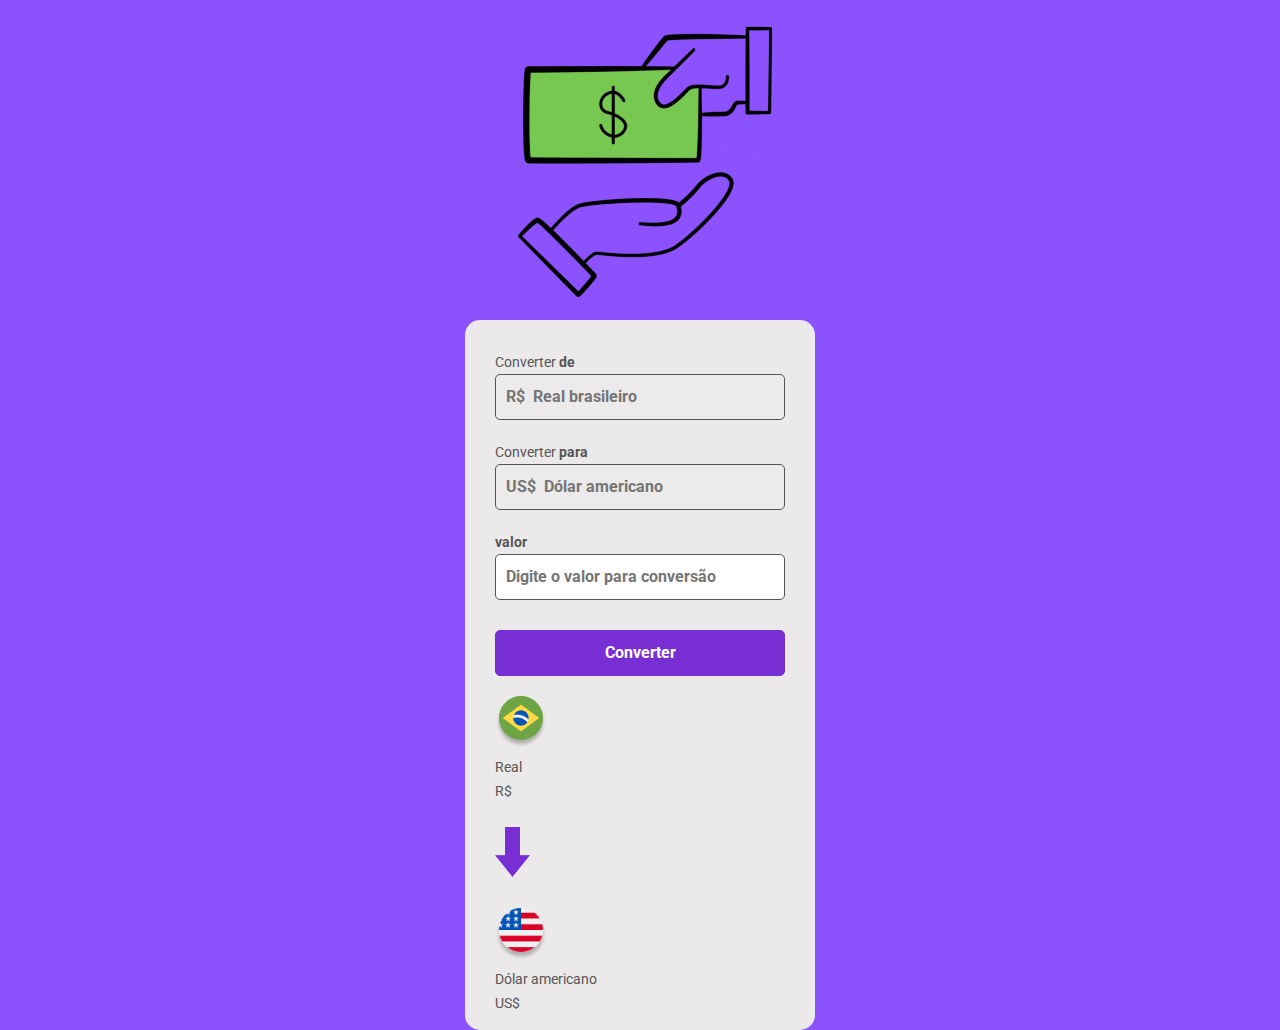
<file: Conversor/index.html>
<!DOCTYPE html>
<html lang="pt-br">
<head>
    <meta charset="UTF-8">
    <meta name="viewport" content="width=device-width, initial-scale=1.0">
    <link rel="stylesheet" href="style.css">
    <link rel="preconnect" href="https://fonts.googleapis.com">
<link rel="preconnect" href="https://fonts.gstatic.com" crossorigin>
<link href="https://fonts.googleapis.com/css2?family=Oswald:wght@400;700&family=Roboto:wght@400;700&display=swap" rel="stylesheet">
    <title>Convert Money</title>
</head>
<body>
    <div class="img-principal-div">
        <img class="img-principal" src="./assets/Logo_conversor_de_moedas.png" alt="conversor de moeda">
    </div>
    
    <main>
        <p>Converter <strong class="strong">de</strong></p>
        <input type="text" id="valorEmReal" placeholder="R$  Real brasileiro" disabled>
        <br>

        <label for="moedaParaConversao">Converter <strong class="strong">para</strong></label>
        <br>
        <input type="text" id="moedaParaConversao" placeholder="US$  Dólar americano" disabled>

        <p><strong class="strong">valor</strong></p>
        <input type="number" id="valorParaConversao" placeholder="Digite o valor para conversão">
        <br>
        
        <button onclick="cliqueiNoBotao()">Converter</button>

        <div class="img-moedas">
            <img src="./assets/Moeda_Brasil.png" alt="Moeda brasileira">
            <p>Real</p>
            <p>R$<span id="valorVariavelInicial"></span></p>
            <br>
            <img src="./assets/Vector.png" alt="">
            <br>
            <br>
            <img src="./assets/Moeda_Dolar.png" alt="Moeda americana">
            <p>Dólar americano</p>
            <p>US$<span id="valorVariavelFinal"></span></p>
        </div>
    </main>
</body>
<script src="./script.js"></script>
</html>
</file>
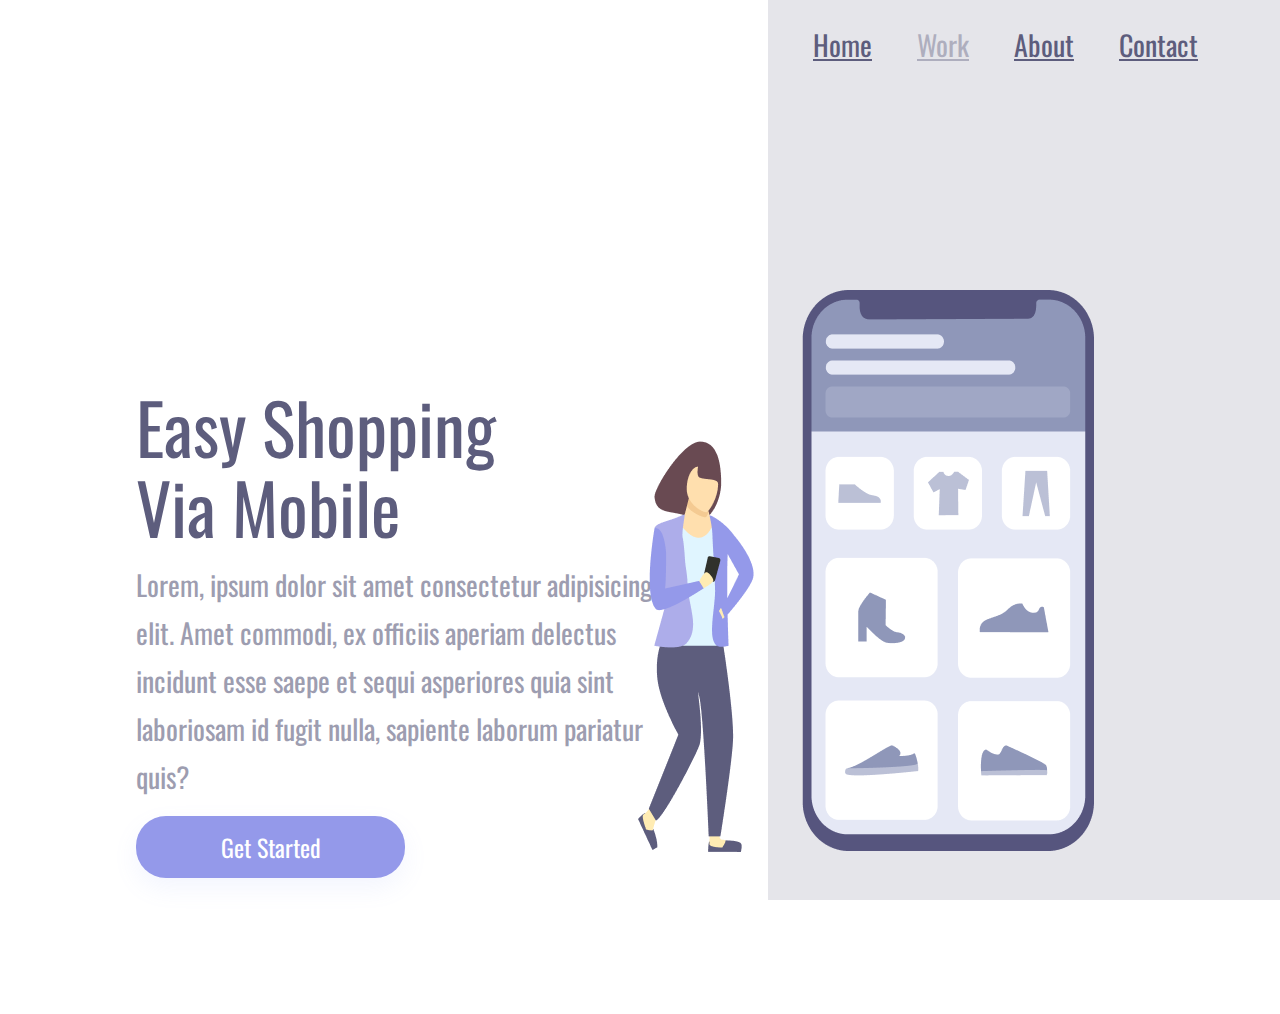
<file: Easy_Shopping/index.html>
<!DOCTYPE html>
<html lang="pt-br">
<head>
    <meta charset="UTF-8">
    <meta name="viewport" content="width=device-width, initial-scale=1.0">
    <link rel="stylesheet" href="style.css">
    <link rel="preconnect" href="https://fonts.googleapis.com">
    <link rel="preconnect" href="https://fonts.gstatic.com" crossorigin>
    <link href="https://fonts.googleapis.com/css2?family=Oswald:wght@400&display=swap" rel="stylesheet">
    <title>Easy Shopping</title>
</head>
<body>
    <div class="wrapper">
        <section class="container-left">
            <h1>Easy Shopping Via Mobile</h1>
            <p>Lorem, ipsum dolor sit amet consectetur adipisicing elit. Amet commodi, ex officiis aperiam delectus incidunt esse saepe et sequi asperiores quia sint laboriosam id fugit nulla, sapiente laborum pariatur quis?</p>
            <button>Get Started</button>
        </section>
        <section class="container-rigth">
            <header>
                <a href="#">Home</a>
                <a href="#">Work</a>
                <a href="#">About</a>
                <a href="#">Contact</a>
            </header>
            <img src="./assets/Illustration-3-3.png" alt="Easy Shopping">
        </section>
    </div>
</body>
</html>
</file>
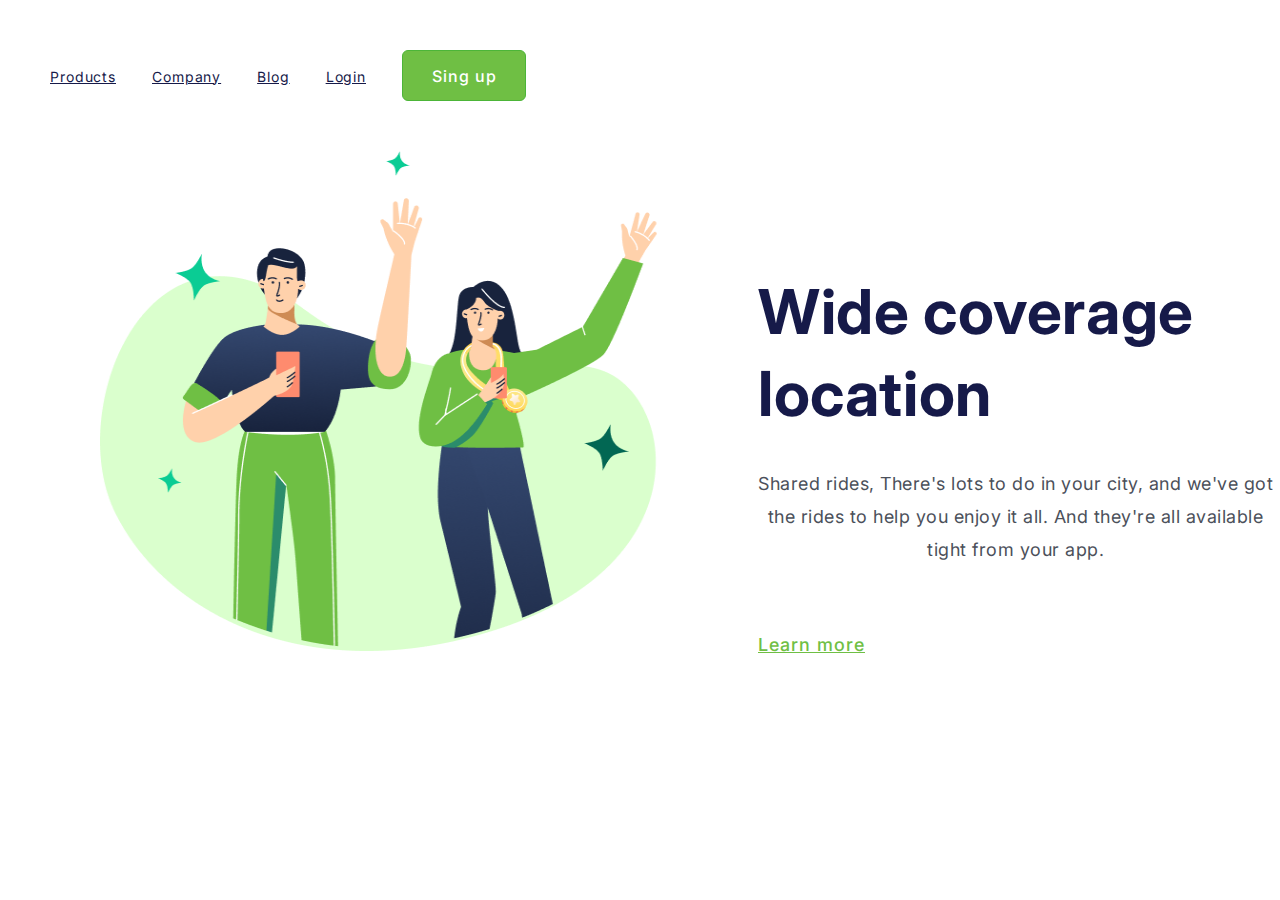
<file: Positive/index.html>
<!DOCTYPE html>
<html lang="pt-br">
<head>
    <meta charset="UTF-8">
    <meta name="viewport" content="width=device-width, initial-scale=1.0">
    <link rel="stylesheet" href="style.css">
    <link rel="preconnect" href="https://fonts.googleapis.com">
    <link rel="preconnect" href="https://fonts.gstatic.com" crossorigin>
    <link href="https://fonts.googleapis.com/css2?family=Inter:wght@400;500;700&family=Montserrat:wght@400;500;700&display=swap" rel="stylesheet">
    <title>Positive</title>
</head>
<body>
    <header>
        <a class="link-header" href="#">Products</a>
        <a class="link-header" href="#">Company</a>
        <a class="link-header" href="#">Blog</a>
        <a class="link-header" href="#">Login</a>
        <button class="button-header">Sing up</button>
    </header>
    <img src="./assets/(Positive) Congratulation.png" alt="Congratulation" class="logo-image">
    <section>
        <h1>Wide coverage location</h1>
        <p>Shared rides, There's lots to do in your city, and we've got the rides to help you enjoy it all. And they're all available tight from your app.</p>
        <a class="link-section" href="#">Learn more</a>
    </section>
</body>
</html>
</file>
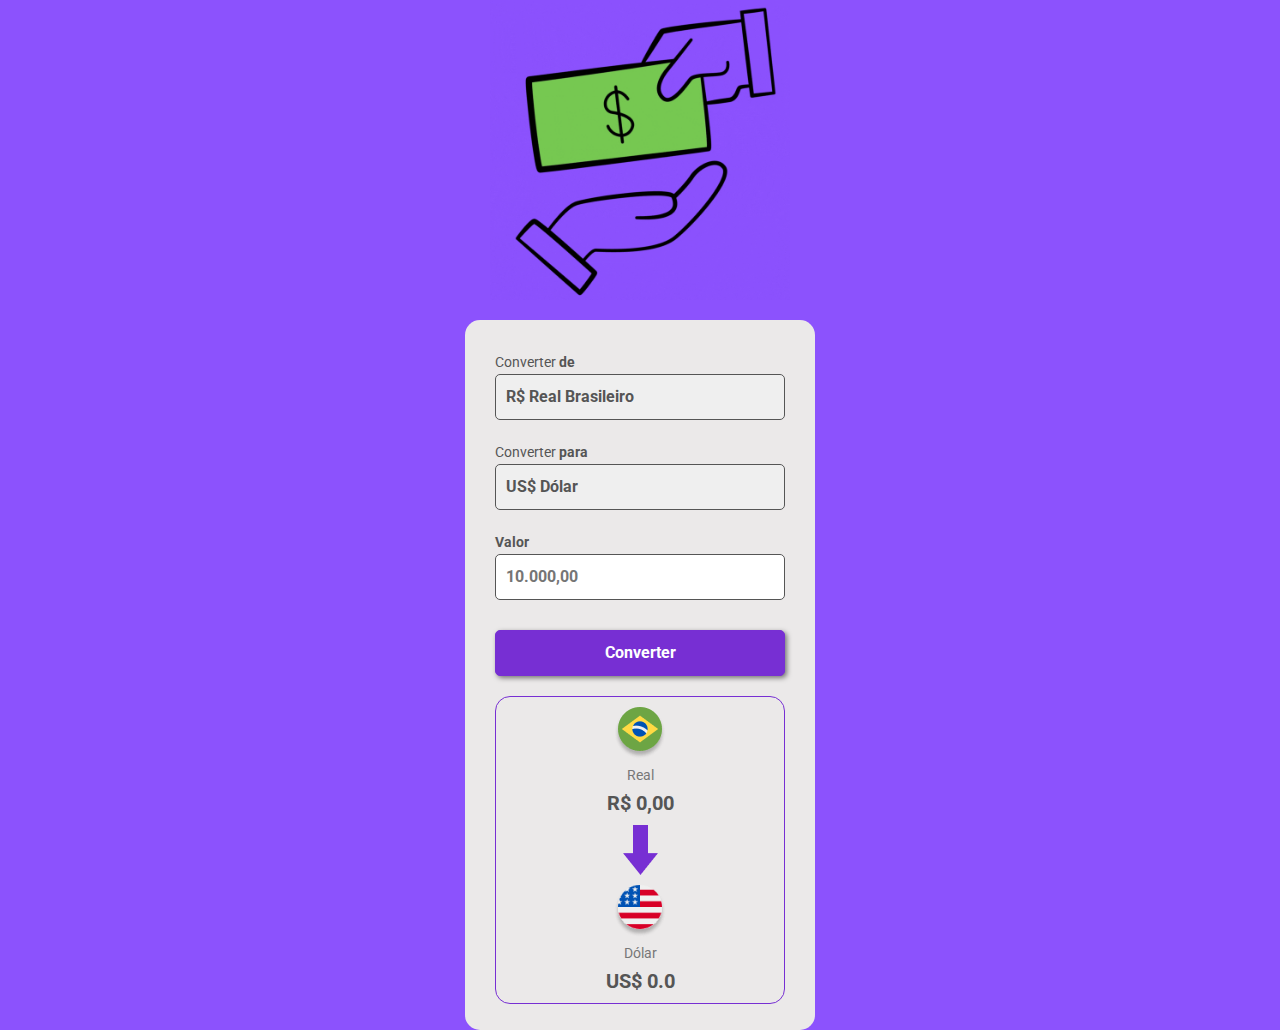
<file: Projeto_Conversor/index.html>
<!DOCTYPE html>
<html lang="pt-br">
<head>
    <meta charset="UTF-8">
    <meta name="viewport" content="width=device-width, initial-scale=1.0">
    <link rel="stylesheet" href="style.css">
    <link rel="preconnect" href="https://fonts.googleapis.com">
<link rel="preconnect" href="https://fonts.gstatic.com" crossorigin>
<link href="https://fonts.googleapis.com/css2?family=Roboto:wght@400;700&display=swap" rel="stylesheet">
    <title>Convert Money</title>
</head>
<body>
    <img class="img-principal" src="./assets/logo.gif.gif" alt="conversor de moeda">
    
    <main>
        <label>
            <p>Converter <b>de</b></p>
            <select name="select" class="currency-select-first">
                <option value="real">R$ Real Brasileiro</option>
                <option value="dolar">US$ Dólar</option>
                <option value="euro">€ Euro</option>
                <option value="libra">£ Libra</option>
                <option value="bitcoin">₿ Bitcoin</option>
            </select>
        </label>

        <label for="list">Converter <b>para</b>

            <select name="select" class="currency-select-second">
                <option value="dolar">US$ Dólar</option>
                <option value="real">R$ Real Brasileiro</option>
                <option value="euro">€ Euro</option>
                <option value="libra">£ Libra</option>
                <option value="bitcoin">₿ Bitcoin</option>
            </select>
        </label>

        <p><b>Valor</b></p>
        <input type="number" class="input-currency" placeholder="10.000,00">
        <br>
        
        <button class="convert-button">Converter</button>

        <section>
            <div class="currency-box">
                <img class="currency-img-first" src="./assets/Moeda_Brasil.png" alt="Moeda brasileira">
                <p class="currency" id="currency-name-first">Real</p>
                <p class="currency-value-to-convert">R$ 0,00</p>
            </div>
                
            <img class="arrow" src="./assets/Vector.png" alt="seta">

            <div  class="currency-box">
                <img class="currency-img-second" src="./assets/Moeda_Dolar.png" alt="Moeda americana">
                <p class="currency" id="currency-name-second">Dólar</p>
                <p class="currency-value">US$ 0.0</p>
            </div>
        </section>
    </main>
    <script src="./script.js"></script>
</body>
</html>
</file>
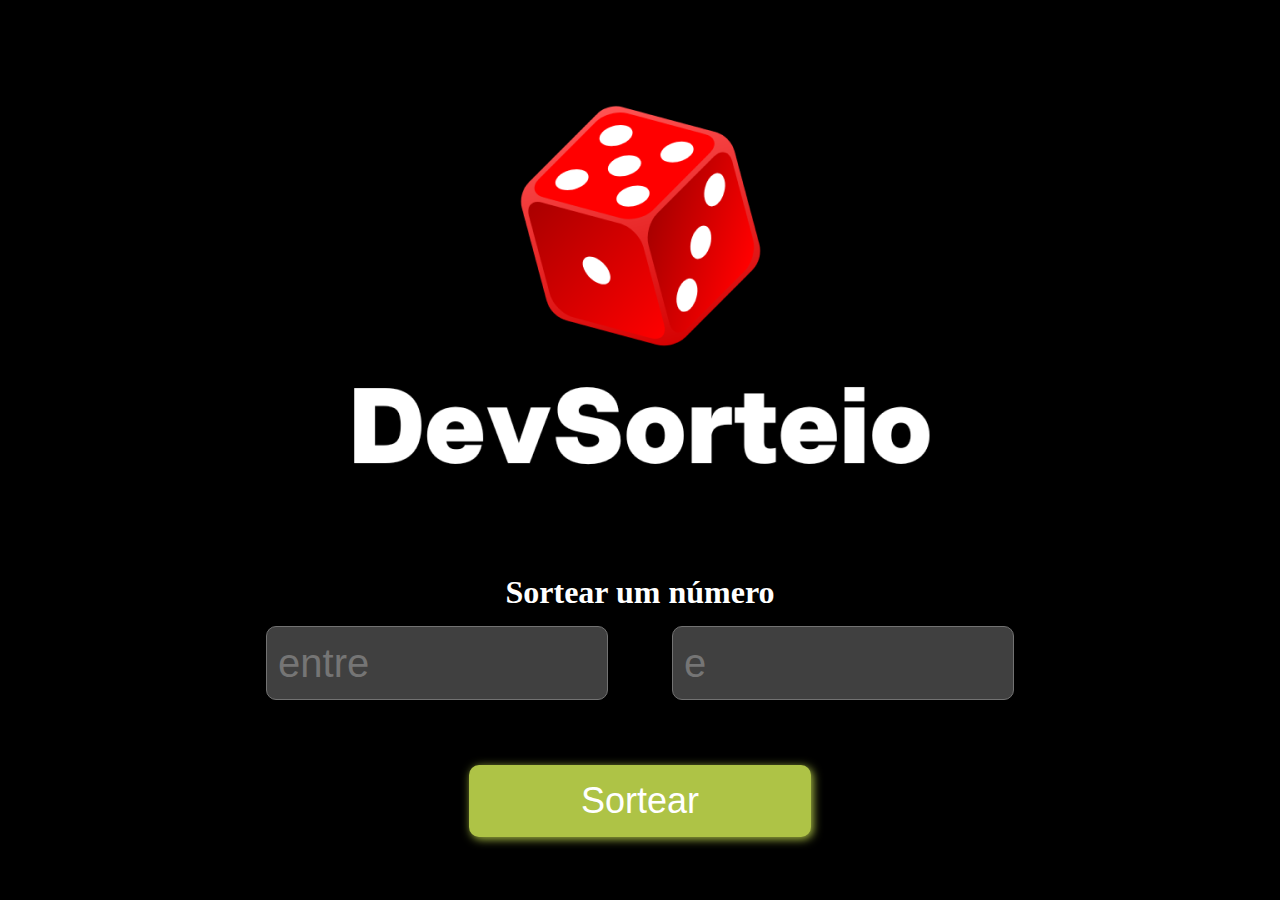
<file: Projeto_Random/index.html>
<!DOCTYPE html>
<html lang="pt-br">
<head>
    <meta charset="UTF-8">
    <meta name="viewport" content="width=device-width, initial-scale=1.0">
    <link rel="stylesheet" href="style.css">
    <title>Random</title>
</head>
<body>
    <div class="img-principal">
        <img src="./assets/sort 1.png" alt="dado">
    </div>

    <h1>Sortear um número</h1>

    <main>
        <label for="numeros">
            <input placeholder=" entre" class="input-min" type="number">
            <input placeholder=" e" class="input-max" type="number">
        </label>

        <button onclick="generateNumber()">Sortear</button>
    </main>

</body>

<script src="script.js"></script>

</html>
</file>
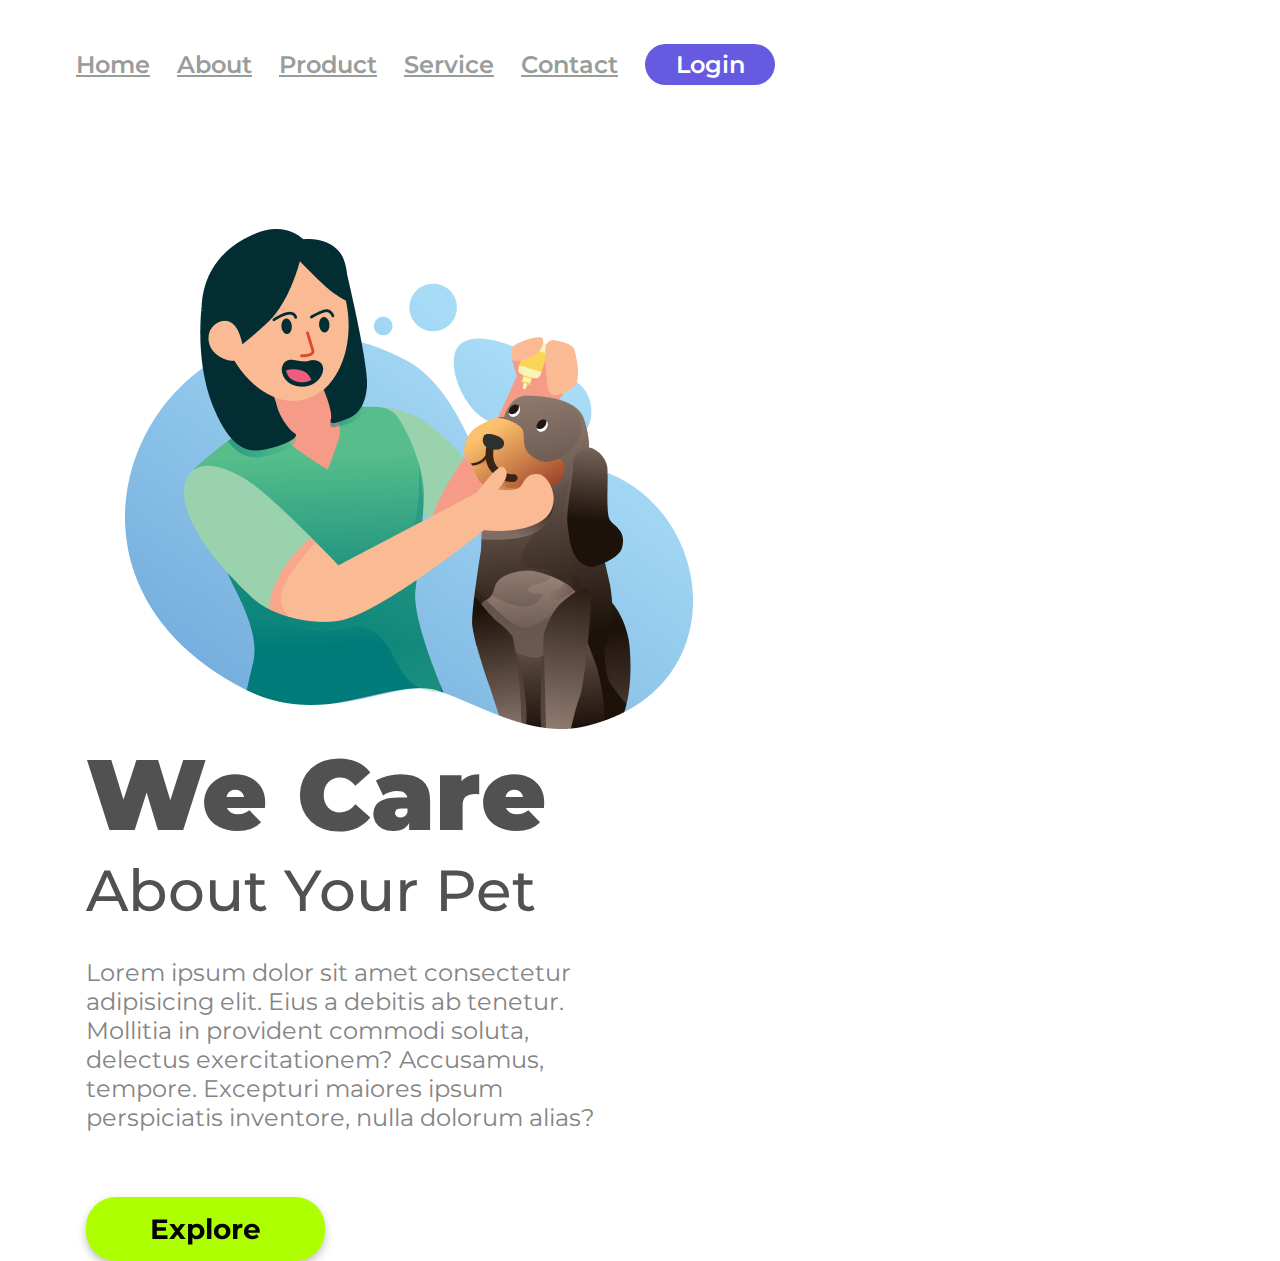
<file: Projeto_We_Care/index.html>
<!DOCTYPE html>
<html lang="pt-br">
<head>
    <meta charset="UTF-8">
    <meta name="viewport" content="width=device-width, initial-scale=1.0">
    <link rel="stylesheet" href="style.css">
    <link rel="preconnect" href="https://fonts.googleapis.com">
    <link rel="preconnect" href="https://fonts.gstatic.com" crossorigin>
    <link href="https://fonts.googleapis.com/css2?family=Montserrat:wght@400;500;600;700;900&display=swap" rel="stylesheet">
    <title>We Care</title>
</head>
<body>
    <header>
        <a class="link-header" href="">Home</a>
        <a class="link-header" href="">About</a>
        <a class="link-header" href="">Product</a>
        <a class="link-header" href="">Service</a>
        <a class="link-header" href="">Contact</a>
        <button class="button-header">Login</button>
    </header>
    <main>
        <img src="./assets/Imagem_Principal_Pequena.png" alt="We-Care-Logo" class="logo-image">
        <section>
            <h1>We Care</h1>
            <h2>About Your Pet</h2>
            <p>Lorem ipsum dolor sit amet consectetur adipisicing elit. Eius a debitis ab tenetur. Mollitia in provident commodi soluta, delectus exercitationem? Accusamus, tempore. Excepturi maiores ipsum perspiciatis inventore, nulla dolorum alias?</p>
            <button class="button-main">Explore</button>
        </section>
    </main>
</body>
</html>
</file>
<file: Conversor/style.css>
* {
    font-family: 'roboto', sans-serif;
    padding: 0;
    margin: 0;
    box-sizing: border-box;
    color: #555555;
    line-height: 24px;
    outline: none;
}

body {
    background-color: #8c52fd;
}

.img-principal {
    display: block;
    margin: auto;
    width: 300px;
    margin-bottom: 20px;
}

main {
    display: block;
    margin: auto;
    width: 350px;
    height: 710px;
    background-color: #ebe9e9;
    padding: 30px;
    border-radius: 15px;
}

label, p {
    color: #555555;
    font-size: 14px;
    font-weight: 400;
}

input, .currency-select {
    font-weight: 700;
    font-size: 16px;
    border-radius: 5px;
    padding: 10px;
    margin-bottom: 20px;
    width: 290px;
    border: #555555 1px solid;
    appearance: none;
}

button {
    background-color: #772FD3;
    color: rgb(255, 255, 255);
    font-weight: 700;
    font-size: 16px;
    border-radius: 5px;
    padding: 10px;
    margin-top: 10px;
    margin-bottom: 20px;
    width: 290px;
    border: #772FD3 1px solid;
}

button:hover {
    opacity: 0.8;
}

button:active {
    opacity: 0.6;
}

section {
    border: #772FD3 1px solid;
    border-radius: 15px;
    padding: 10px;
}

.arrow {
    display: block;
    margin: auto;
    padding: 10px 0;
}

.currency-box {
    display: flex;
    flex-direction: column;
    align-items: center;
    gap: 4px
}

.currency {
    color: #777777;
    font-size: 14px;
}

.currency-value, .currency-value-to-convert {
    color: #555555;
    font-weight: 700;
    font-size: 20px;
}
</file>
<file: Easy_Shopping/style.css>
* {
    margin: 0;
    padding: 0;
    box-sizing: border-box; 
    font-family: 'Oswald', sans-serif;
    font-weight: 400;
    color: #5D5D7D;
}

.wrapper {
    height: 100vh;
    width: 100vw;
}

.container-left {
    display: inline-block;
    width: 60%;
    margin-top: 250px;
    padding: 136px;
}

.container-rigth {
    display: inline-block;
    background-color: rgba(93, 93, 125, 0.16);
    height: 100vh;
    width: 40%;
    position: absolute;
}

img {
    position: relative;
    top: 25%;
    right: 130px;
}

h1 {
    font-size: 70px;
    line-height: 80px;
    width: 368px;
}

p {
    font-size: 28px;
    line-height: 48px;
    opacity: 0.6;
    margin: 15px 0;
    width: 540px;
}

button {
    width: 269px;
    height: 62px;
    background: #9499EA;
    box-shadow: 0px 10px 24px rgba(128, 153, 243, 0.0979959);
    font-size: 24px;
    line-height: 36px;
    text-align: center;
    color: #FFFFFF;
    border: none;
    border-radius: 30px;
    cursor: pointer;
}

button:hover {
    opacity: .8;
}

button:active {
    opacity: .5;
}

a {
    font-size: 28px;
    line-height: 41px;
    color: #5D5D7D;
    margin-right: 41px;
    cursor: pointer;
}

a:nth-child(2) {
    opacity: 0.4;
}

a:hover {
    opacity: 0.4;
}

a:active {
    opacity: 0.8;
}

header {
    margin: 24px 0 0 45px;
}

@media screen and (max-width: 900px){
    .container-left {
        width: 100%;
        height: 60%;
        padding: 0;
        margin: 0;
    }

    .container-rigth {
        display: block;
        height: auto;
        width: 100%;
        position: static;
        padding: 40px;
    }

    img {
        position: static;
        max-width: 90%;
    }

    header {
        display: none;
    }

    h1 {
        font-size: 35px;
        font-weight: 52px;
        width: auto;
        margin: 58px 50px 0 50px;
        text-align: center;
    }

    p {
        margin: 15px 40px;
        width: auto;
        text-align: center;
        font-size: 14px;
        font-weight: 24;
    }

    button {
        margin: 0 auto;
        display: block;
    }
}

@media screen and (max-width: 330px){
    .container-left {
        height: 70%;
    }
}
</file>
<file: Positive/style.css>
* {
    font-family: 'Inter', 'Montserrat', sans-serif;
    margin: 0;
    padding: 0;
    box-sizing: border-box;
}

header {
    margin: 50px 50px 50px 50px;
}

.link-header {
    font-weight: 400;
    font-size: 14px;
    line-height: 21px;
    text-align: center;
    letter-spacing: 0.875px;
    color: #161A49;
    cursor: pointer;
    margin-right: 32px;
}

.button-header {
    background: #6fbf44;
    border: 1px solid #4CB538;
    border-radius: 6px;
    width: 124px;
    height: 51px;
    font-weight: 500;
    font-size: 16px;
    line-height: 24px;
    color: #FFFFFF;
    cursor: pointer;
    letter-spacing: 1px;
}

.logo-image {
    width: 568px;
    height: 500px;
    margin-left: 100px;
    display: inline-block;
}

section {
    display: inline-block;
    margin-left: 86px;
    width: 493px;
}

h1 {
    font-weight: 700;
    font-size: 62px;
    line-height: 82px;
    letter-spacing: 0.596154px;
    color: #161A49;
}

p {
    font-weight: 400;
    font-size: 18px;
    line-height: 33px;
    letter-spacing: 0.5px;
    color: #4B505A;
    width: 515px;
    margin-top: 32px;
    margin-bottom: 65px;
    text-align: center;
}

.link-section {
    font-weight: 500;
    font-size: 18px;
    line-height: 27px;
    letter-spacing: 1px;
    color: #6FBF44;
    cursor: pointer;
    background: transparent;
    border: none;
}
</file>
<file: Projeto_Conversor/style.css>
* {
    font-family: 'roboto', sans-serif;
    padding: 0;
    margin: 0;
    box-sizing: border-box;
    color: #555555;
    line-height: 24px;
    outline: none;
}

body {
    background-color: #8c52fd;
}

.img-principal {
    display: block;
    margin: auto;
    width: 300px;
    margin-bottom: 20px;
}

main {
    display: block;
    margin: auto;
    width: 350px;
    height: 710px;
    background-color: #ebe9e9;
    padding: 30px;
    border-radius: 15px;
}

label, p {
    color: #555555;
    font-size: 14px;
    font-weight: 400;
}

input, .currency-select-first, .currency-select-second {
    font-weight: 700;
    font-size: 16px;
    border-radius: 5px;
    padding: 10px;
    margin-bottom: 20px;
    width: 290px;
    border: #555555 1px solid;
    appearance: none;
}

button {
    background-color: #772FD3;
    color: rgb(255, 255, 255);
    font-weight: 700;
    font-size: 16px;
    border-radius: 5px;
    padding: 10px;
    margin-top: 10px;
    margin-bottom: 20px;
    width: 290px;
    border: #772FD3 1px solid;
    box-shadow: 2px 2px 5px rgba(0, 0, 0, 0.5);
}

button:hover {
    opacity: 0.8;
}

button:active {
    opacity: 0.6;
}

section {
    border: #772FD3 1px solid;
    border-radius: 15px;
    padding: 10px;
}

.arrow {
    display: block;
    margin: auto;
    padding: 10px 0;
}

.currency-box {
    display: flex;
    flex-direction: column;
    align-items: center;
    gap: 4px
}

.currency {
    color: #777777;
    font-size: 14px;
}

.currency-value, .currency-value-to-convert {
    color: #555555;
    font-weight: 700;
    font-size: 20px;
}
</file>
<file: Projeto_Random/style.css>
* {
    padding: 0;
    margin: 0;
    box-sizing: border-box;
}

body {
    background-color: black;
}

.img-principal {
    display: flex;
    justify-content: center;
    margin-top: 100px;
    margin-bottom: 100px;
}

img {
    width: 583px;
}

h1 {
    font-size: 32px;
    color: white;
    text-align: center;
}

main {
    display: flex;
    flex-direction: column;
    align-items: center;
}

input {
    background-color: #404040;
    border: none;
    width: 342px;
    height: 74px;
    border-radius: 10px;
    font-size: 40px;
    color: #727272;
    border: 1px solid #727272;
    margin: 15px 30px;
}

button {
    display: block;
    background-color: #AEC346;
    border: none;
    width: 342px;
    height: 72px;
    border-radius: 10px;
    margin-top: 50px;
    font-size: 36px;
    color: white;
    cursor: pointer;
    box-shadow: 2px 2px 10px #AEC346;
}

button:hover {
    opacity: 0.9;
}

button:active {
    opacity: 0.8;
}
</file>
<file: Projeto_We_Care/style.css>
* {
    font-family: 'Montserrat', sans-serif;
    margin: 0;
    padding: 0;
    box-sizing: border-box;
}

header {
    margin: 44px 0 144px 76px;
}

.link-header {
    font-weight: 600;
    font-size: 24px;
    line-height: 29px;
    color: #989D9C;
    cursor: pointer;
    margin-right: 23px;
}

.button-header {
    background: #665AE1;
    border-radius: 20.5px;
    width: 130px;
    height: 41px;
    border: none;
    font-weight: 600;
    font-size: 24px;
    line-height: 29px;
    color: #FFFFFF;
    cursor: pointer;
}

.logo-image {
    width: 568px;
    height: 500px;
    margin-left: 125px;
    display: inline-block;
}

section {
    display: inline-block;
    margin-left: 86px;
}

h1 {
    font-weight: 900;
    font-size: 100px;
    line-height: 122px;
    color: #515151;
}

h2 {
    font-weight: 500;
    font-size: 58px;
    line-height: 71px;
    color: #515151;
}

p {
    font-weight: 400;
    font-size: 24px;
    line-height: 29px;
    color: #848484;
    width: 515px;
    margin-top: 32px;
    margin-bottom: 65px;
}

.button-main {
    background: #ADFF00;
    border-radius: 30px;
    width: 239px;
    height: 64px;
    border: none;
    cursor: pointer;
    filter: drop-shadow(0px 4px 4px rgba(0, 0, 0, 0.25));
    font-weight: 700;
    font-size: 28px;
    line-height: 34px;
    color: #000000;
}

@media screen and (max-width: 760px){
    header {
        display: none;
    }

    p {
        display: none;
    }

    .logo-image {
        position: static;
        margin: 40px 10px 15px 10px;
        width: 354px;
        height: 317px;
    }

    h1 {
    font-weight: 900;
    font-size: 60px;
    line-height: 90px;
}

h2 {
    font-weight: 500;
    font-size: 35px;
    line-height: 50px;
}
}
</file>
